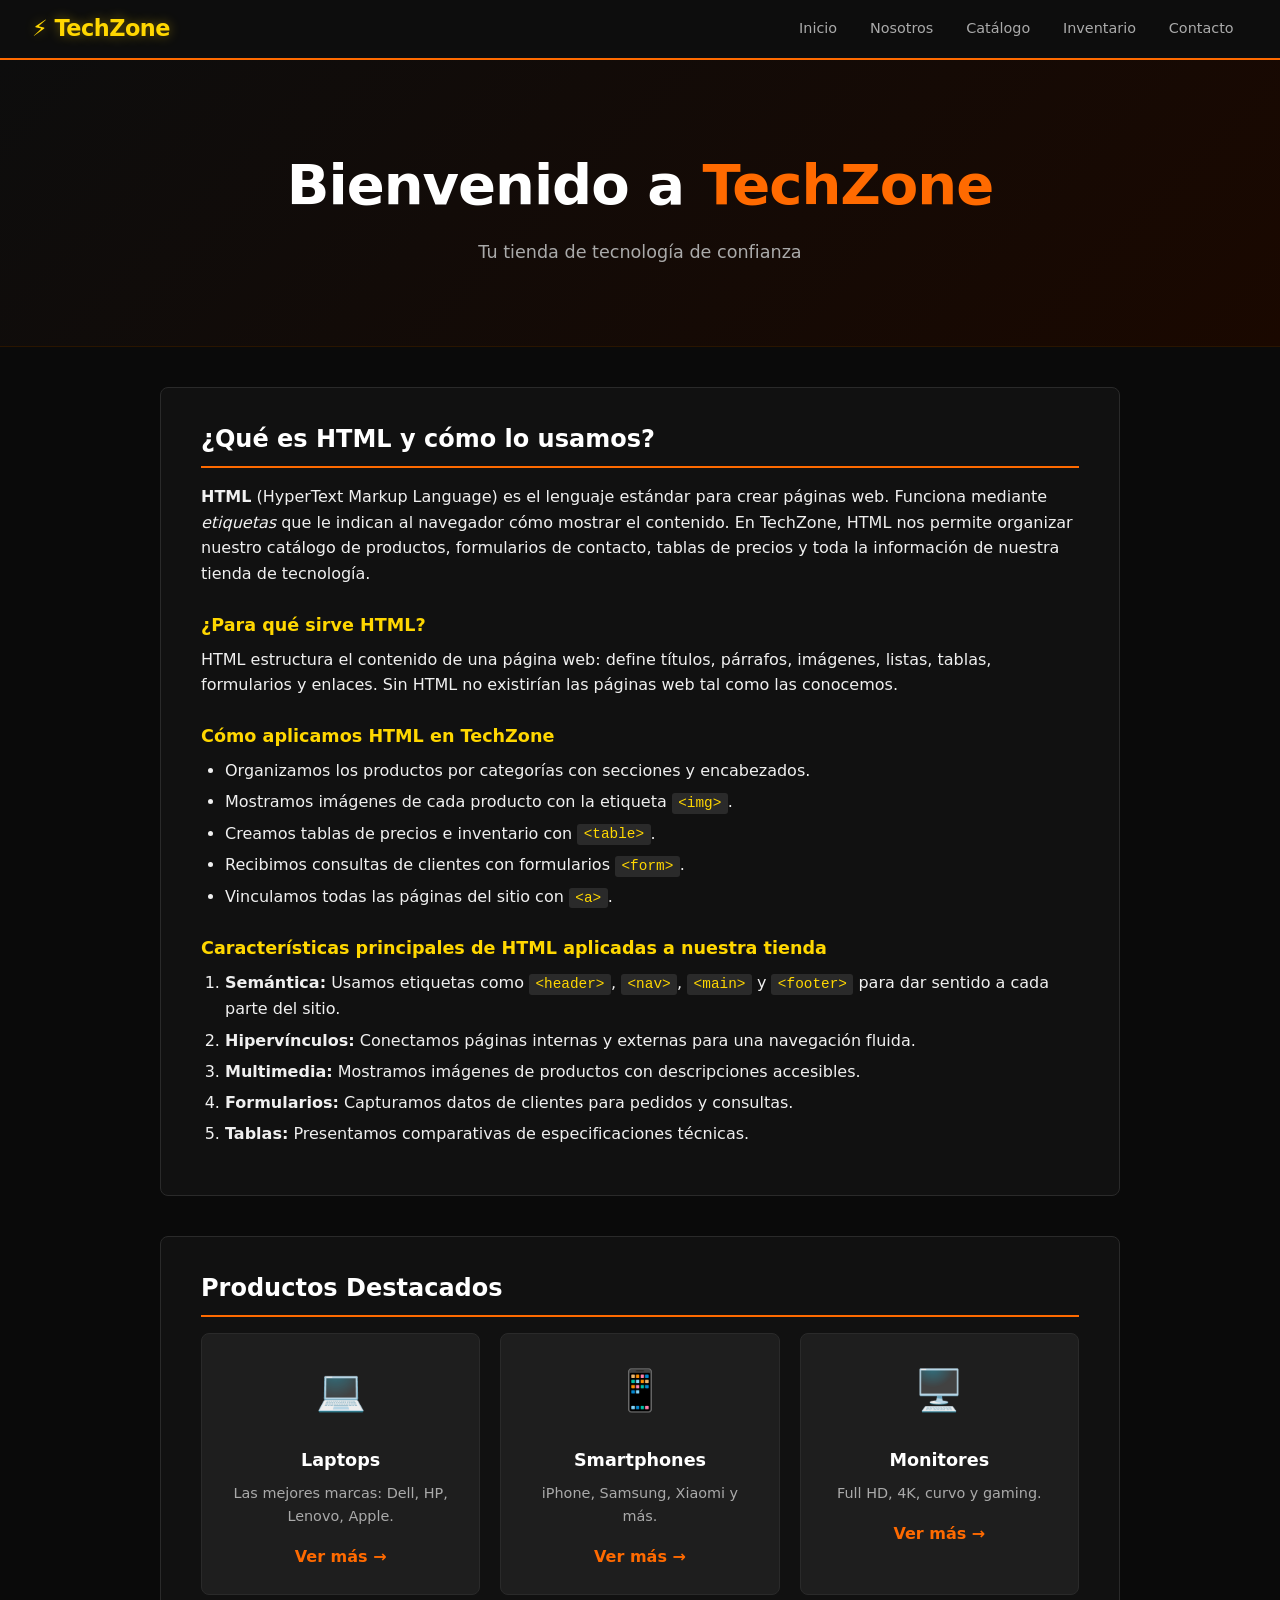
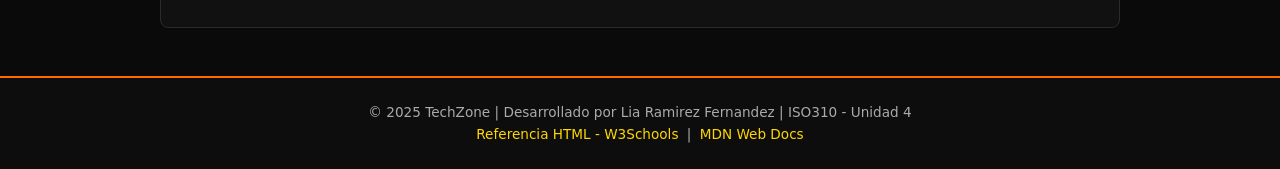
<file: index.html>
<!DOCTYPE html>
<html lang="es">
<head>
  <meta charset="UTF-8">
  <meta name="viewport" content="width=device-width, initial-scale=1.0">
  <title>TechZone - Tienda de Tecnología</title>
  <link rel="stylesheet" href="estilos.css">
</head>
<body>

  <header>
    <div class="logo">⚡ TechZone</div>
    <nav>
      <a href="index.html">Inicio</a>
      <a href="estructura.html">Nosotros</a>
      <a href="catalogo.html">Catálogo</a>
      <a href="inventario.html">Inventario</a>
      <a href="contacto.html">Contacto</a>
    </nav>
  </header>

  <main>

    <!-- TÓPICO 4.1: Conceptos HTML -->
    <section class="hero">
      <h1>Bienvenido a <span class="accent">TechZone</span></h1>
      <p class="subtitulo">Tu tienda de tecnología de confianza</p>
    </section>

    <section class="card-section">
      <h2>¿Qué es HTML y cómo lo usamos?</h2>
      <p>
        <strong>HTML</strong> (HyperText Markup Language) es el lenguaje estándar para crear páginas web.
        Funciona mediante <em>etiquetas</em> que le indican al navegador cómo mostrar el contenido.
        En TechZone, HTML nos permite organizar nuestro catálogo de productos, formularios de contacto,
        tablas de precios y toda la información de nuestra tienda de tecnología.
      </p>

      <h3>¿Para qué sirve HTML?</h3>
      <p>
        HTML estructura el contenido de una página web: define títulos, párrafos, imágenes, listas,
        tablas, formularios y enlaces. Sin HTML no existirían las páginas web tal como las conocemos.
      </p>

      <h3>Cómo aplicamos HTML en TechZone</h3>
      <ul>
        <li>Organizamos los productos por categorías con secciones y encabezados.</li>
        <li>Mostramos imágenes de cada producto con la etiqueta <code>&lt;img&gt;</code>.</li>
        <li>Creamos tablas de precios e inventario con <code>&lt;table&gt;</code>.</li>
        <li>Recibimos consultas de clientes con formularios <code>&lt;form&gt;</code>.</li>
        <li>Vinculamos todas las páginas del sitio con <code>&lt;a&gt;</code>.</li>
      </ul>

      <h3>Características principales de HTML aplicadas a nuestra tienda</h3>
      <ol>
        <li><strong>Semántica:</strong> Usamos etiquetas como <code>&lt;header&gt;</code>, <code>&lt;nav&gt;</code>, <code>&lt;main&gt;</code> y <code>&lt;footer&gt;</code> para dar sentido a cada parte del sitio.</li>
        <li><strong>Hipervínculos:</strong> Conectamos páginas internas y externas para una navegación fluida.</li>
        <li><strong>Multimedia:</strong> Mostramos imágenes de productos con descripciones accesibles.</li>
        <li><strong>Formularios:</strong> Capturamos datos de clientes para pedidos y consultas.</li>
        <li><strong>Tablas:</strong> Presentamos comparativas de especificaciones técnicas.</li>
      </ol>
    </section>

    <section class="card-section destacados">
      <h2>Productos Destacados</h2>
      <div class="productos-grid">
        <div class="producto-card">
          <div class="prod-icono">💻</div>
          <h3>Laptops</h3>
          <p>Las mejores marcas: Dell, HP, Lenovo, Apple.</p>
          <a href="catalogo.html">Ver más →</a>
        </div>
        <div class="producto-card">
          <div class="prod-icono">📱</div>
          <h3>Smartphones</h3>
          <p>iPhone, Samsung, Xiaomi y más.</p>
          <a href="catalogo.html">Ver más →</a>
        </div>
        <div class="producto-card">
          <div class="prod-icono">🖥️</div>
          <h3>Monitores</h3>
          <p>Full HD, 4K, curvo y gaming.</p>
          <a href="catalogo.html">Ver más →</a>
        </div>
      </div>
    </section>

  </main>

  <footer>
    <p>© 2025 TechZone | Desarrollado por Lia Ramirez Fernandez | ISO310 - Unidad 4</p>
    <p>
      <a href="https://www.w3schools.com/html/" target="_blank">Referencia HTML - W3Schools</a> |
      <a href="https://developer.mozilla.org/es/docs/Web/HTML" target="_blank">MDN Web Docs</a>
    </p>
  </footer>

</body>
</html>
</file>
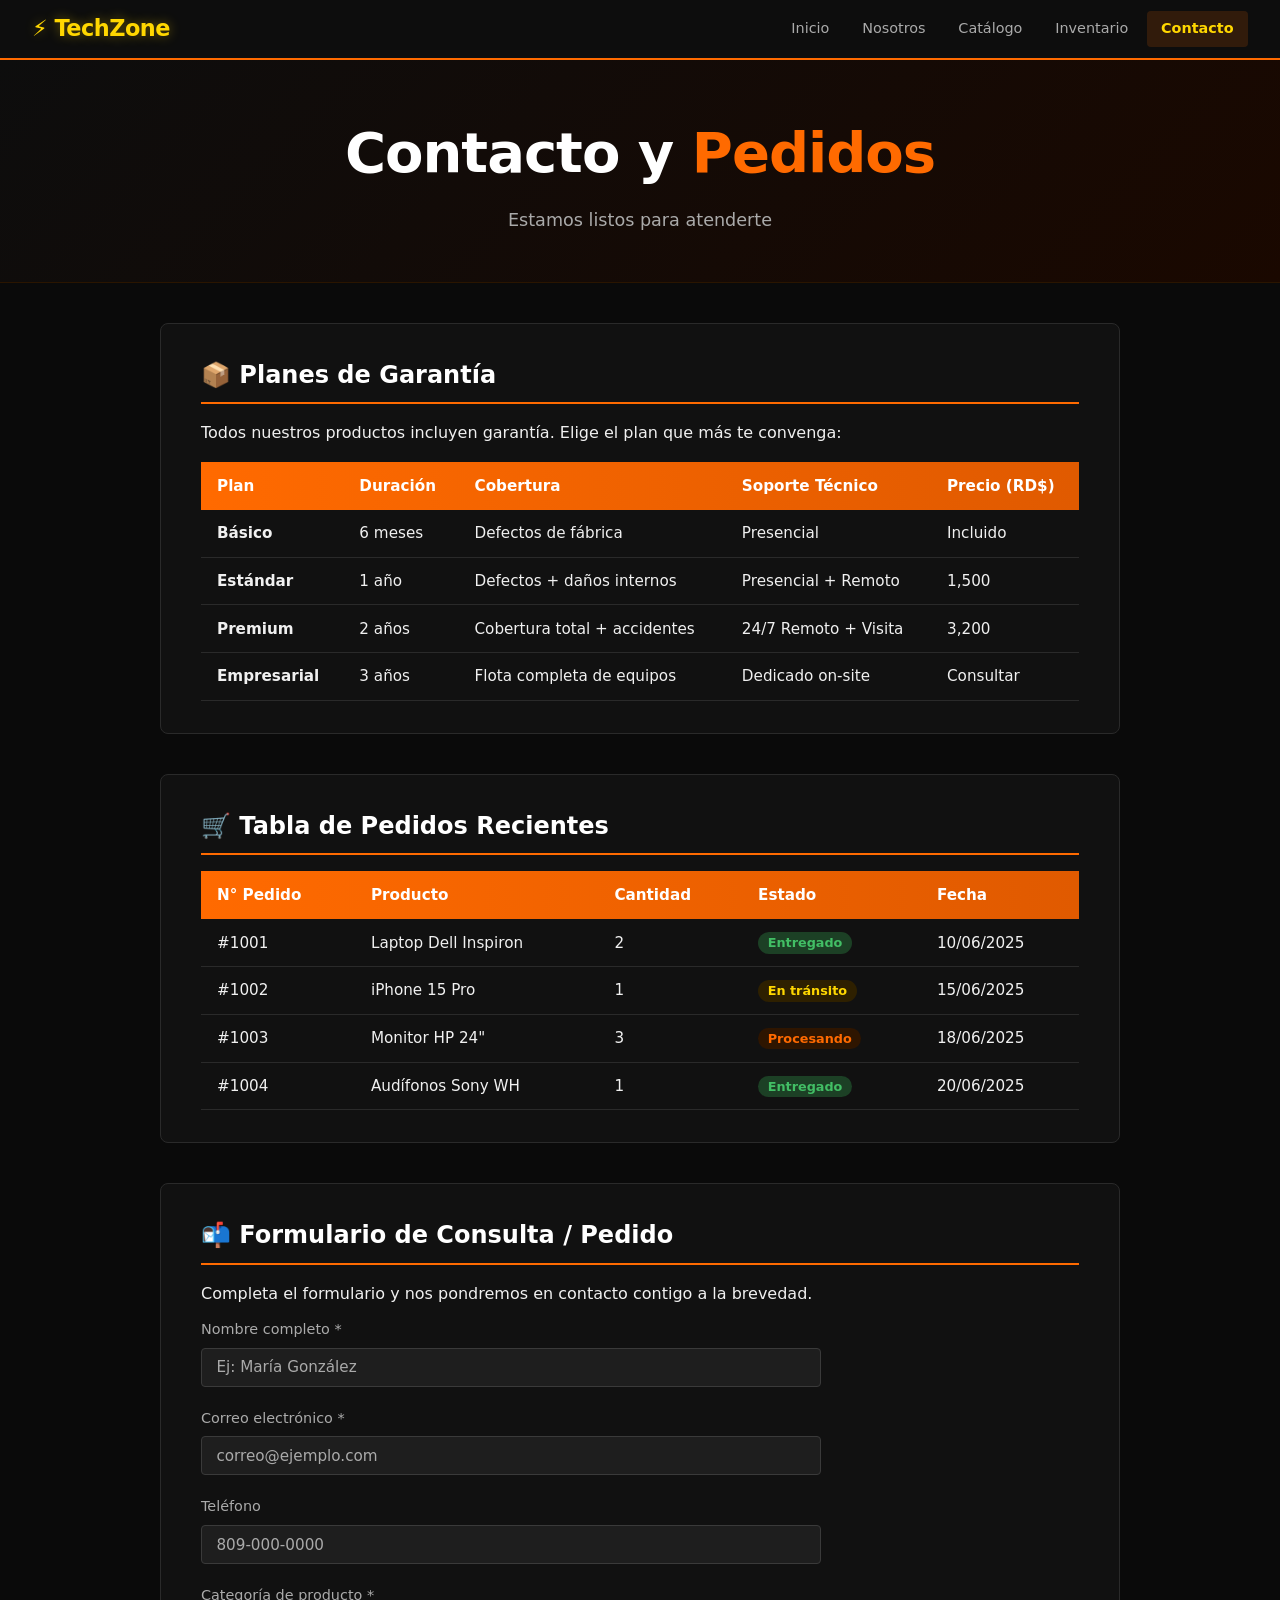
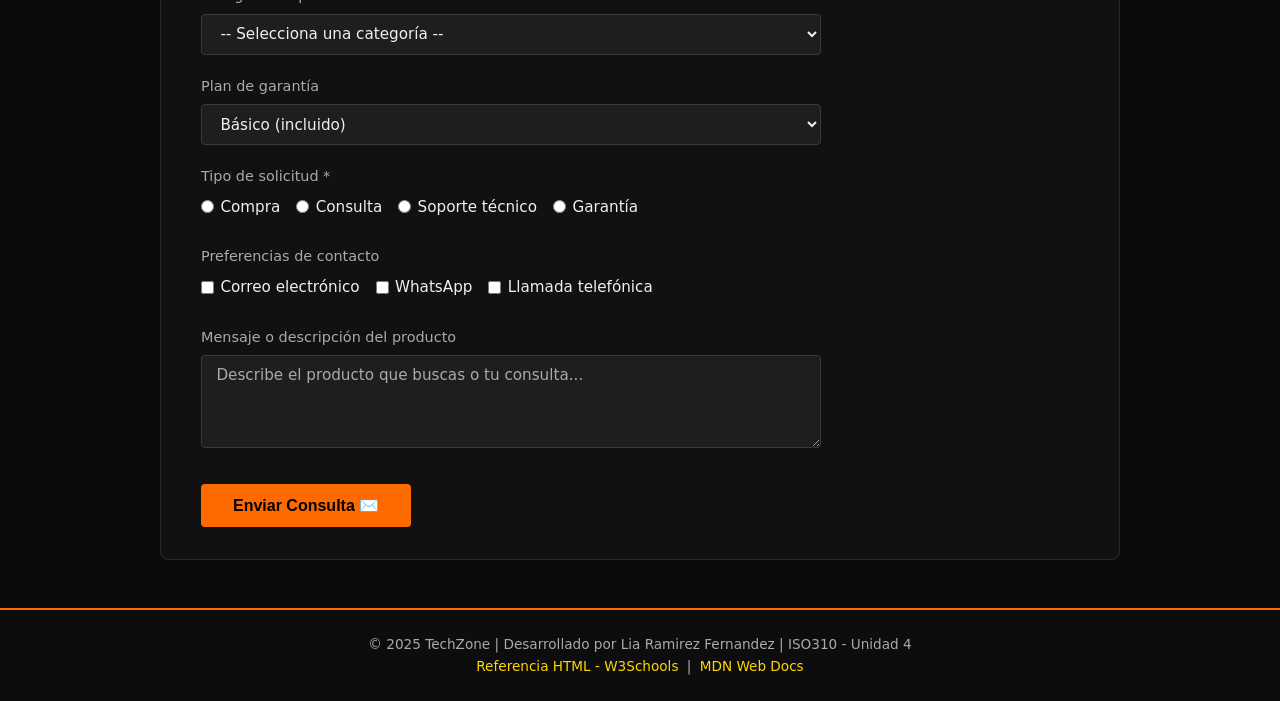
<file: contacto.html>
<!DOCTYPE html>
<html lang="es">
<head>
  <meta charset="UTF-8">
  <meta name="viewport" content="width=device-width, initial-scale=1.0">
  <title>Contacto - TechZone</title>
  <link rel="stylesheet" href="estilos.css">
</head>
<body>

  <header>
    <div class="logo">⚡ TechZone</div>
    <nav>
      <a href="index.html">Inicio</a>
      <a href="estructura.html">Nosotros</a>
      <a href="catalogo.html">Catálogo</a>
      <a href="inventario.html">Inventario</a>
      <a href="contacto.html" class="activo">Contacto</a>
    </nav>
  </header>

  <main>

    <section class="hero hero-small">
      <h1>Contacto y <span class="accent">Pedidos</span></h1>
      <p class="subtitulo">Estamos listos para atenderte</p>
    </section>

    <!-- TÓPICO 4.5: TABLA -->
    <section class="card-section">
      <h2>📦 Planes de Garantía</h2>
      <p>Todos nuestros productos incluyen garantía. Elige el plan que más te convenga:</p>

      <table>
        <thead>
          <tr>
            <th>Plan</th>
            <th>Duración</th>
            <th>Cobertura</th>
            <th>Soporte Técnico</th>
            <th>Precio (RD$)</th>
          </tr>
        </thead>
        <tbody>
          <tr>
            <td><strong>Básico</strong></td>
            <td>6 meses</td>
            <td>Defectos de fábrica</td>
            <td>Presencial</td>
            <td>Incluido</td>
          </tr>
          <tr>
            <td><strong>Estándar</strong></td>
            <td>1 año</td>
            <td>Defectos + daños internos</td>
            <td>Presencial + Remoto</td>
            <td>1,500</td>
          </tr>
          <tr>
            <td><strong>Premium</strong></td>
            <td>2 años</td>
            <td>Cobertura total + accidentes</td>
            <td>24/7 Remoto + Visita</td>
            <td>3,200</td>
          </tr>
          <tr>
            <td><strong>Empresarial</strong></td>
            <td>3 años</td>
            <td>Flota completa de equipos</td>
            <td>Dedicado on-site</td>
            <td>Consultar</td>
          </tr>
        </tbody>
      </table>
    </section>

    <section class="card-section">
      <h2>🛒 Tabla de Pedidos Recientes</h2>
      <table>
        <thead>
          <tr>
            <th>N° Pedido</th>
            <th>Producto</th>
            <th>Cantidad</th>
            <th>Estado</th>
            <th>Fecha</th>
          </tr>
        </thead>
        <tbody>
          <tr>
            <td>#1001</td>
            <td>Laptop Dell Inspiron</td>
            <td>2</td>
            <td><span class="badge badge-verde">Entregado</span></td>
            <td>10/06/2025</td>
          </tr>
          <tr>
            <td>#1002</td>
            <td>iPhone 15 Pro</td>
            <td>1</td>
            <td><span class="badge badge-amarillo">En tránsito</span></td>
            <td>15/06/2025</td>
          </tr>
          <tr>
            <td>#1003</td>
            <td>Monitor HP 24"</td>
            <td>3</td>
            <td><span class="badge badge-azul">Procesando</span></td>
            <td>18/06/2025</td>
          </tr>
          <tr>
            <td>#1004</td>
            <td>Audífonos Sony WH</td>
            <td>1</td>
            <td><span class="badge badge-verde">Entregado</span></td>
            <td>20/06/2025</td>
          </tr>
        </tbody>
      </table>
    </section>

    <!-- TÓPICO 4.5: FORMULARIO -->
    <section class="card-section">
      <h2>📬 Formulario de Consulta / Pedido</h2>
      <p>Completa el formulario y nos pondremos en contacto contigo a la brevedad.</p>

      <div class="form-wrapper">
        <div class="form-group">
          <label for="nombre">Nombre completo *</label>
          <input type="text" id="nombre" name="nombre" placeholder="Ej: María González" required>
        </div>

        <div class="form-group">
          <label for="correo">Correo electrónico *</label>
          <input type="email" id="correo" name="correo" placeholder="correo@ejemplo.com" required>
        </div>

        <div class="form-group">
          <label for="telefono">Teléfono</label>
          <input type="text" id="telefono" name="telefono" placeholder="809-000-0000">
        </div>

        <div class="form-group">
          <label for="categoria">Categoría de producto *</label>
          <select id="categoria" name="categoria" required>
            <option value="">-- Selecciona una categoría --</option>
            <option value="laptop">Laptops</option>
            <option value="smartphone">Smartphones</option>
            <option value="monitor">Monitores</option>
            <option value="accesorio">Accesorios</option>
            <option value="tablet">Tablets</option>
            <option value="otro">Otro</option>
          </select>
        </div>

        <div class="form-group">
          <label for="garantia">Plan de garantía</label>
          <select id="garantia" name="garantia">
            <option value="basico">Básico (incluido)</option>
            <option value="estandar">Estándar - RD$ 1,500</option>
            <option value="premium">Premium - RD$ 3,200</option>
            <option value="empresarial">Empresarial (consultar)</option>
          </select>
        </div>

        <div class="form-group">
          <label>Tipo de solicitud *</label>
          <div class="radio-group">
            <label><input type="radio" name="tipo" value="compra"> Compra</label>
            <label><input type="radio" name="tipo" value="consulta"> Consulta</label>
            <label><input type="radio" name="tipo" value="soporte"> Soporte técnico</label>
            <label><input type="radio" name="tipo" value="garantia"> Garantía</label>
          </div>
        </div>

        <div class="form-group">
          <label>Preferencias de contacto</label>
          <div class="check-group">
            <label><input type="checkbox" name="contacto" value="email"> Correo electrónico</label>
            <label><input type="checkbox" name="contacto" value="whatsapp"> WhatsApp</label>
            <label><input type="checkbox" name="contacto" value="llamada"> Llamada telefónica</label>
          </div>
        </div>

        <div class="form-group">
          <label for="mensaje">Mensaje o descripción del producto</label>
          <textarea id="mensaje" name="mensaje" rows="4"
            placeholder="Describe el producto que buscas o tu consulta..."></textarea>
        </div>

        <button type="button" onclick="enviarFormulario()" class="btn-enviar">
          Enviar Consulta ✉️
        </button>
      </div>

      <div id="confirmacion" class="confirmacion" style="display:none;"></div>
    </section>

  </main>

  <footer>
    <p>© 2025 TechZone | Desarrollado por Lia Ramirez Fernandez | ISO310 - Unidad 4</p>
    <p>
      <a href="https://www.w3schools.com/html/" target="_blank">Referencia HTML - W3Schools</a> |
      <a href="https://developer.mozilla.org/es/docs/Web/HTML" target="_blank">MDN Web Docs</a>
    </p>
  </footer>

  <script>
    function enviarFormulario() {
      const nombre   = document.getElementById("nombre").value.trim();
      const correo   = document.getElementById("correo").value.trim();
      const categoria = document.getElementById("categoria").value;

      if (!nombre || !correo || !categoria) {
        alert("Por favor completa los campos obligatorios (*).");
        return;
      }

      const conf = document.getElementById("confirmacion");
      conf.style.display = "block";
      conf.innerHTML = `
        <h3>✅ ¡Consulta enviada con éxito!</h3>
        <p>Gracias, <strong>${nombre}</strong>. Nos comunicaremos contigo
        al correo <strong>${correo}</strong> a la brevedad.</p>
        <p>Categoría seleccionada: <strong>${categoria}</strong></p>
      `;
      conf.scrollIntoView({ behavior: "smooth" });
    }
  </script>

</body>
</html>
</file>
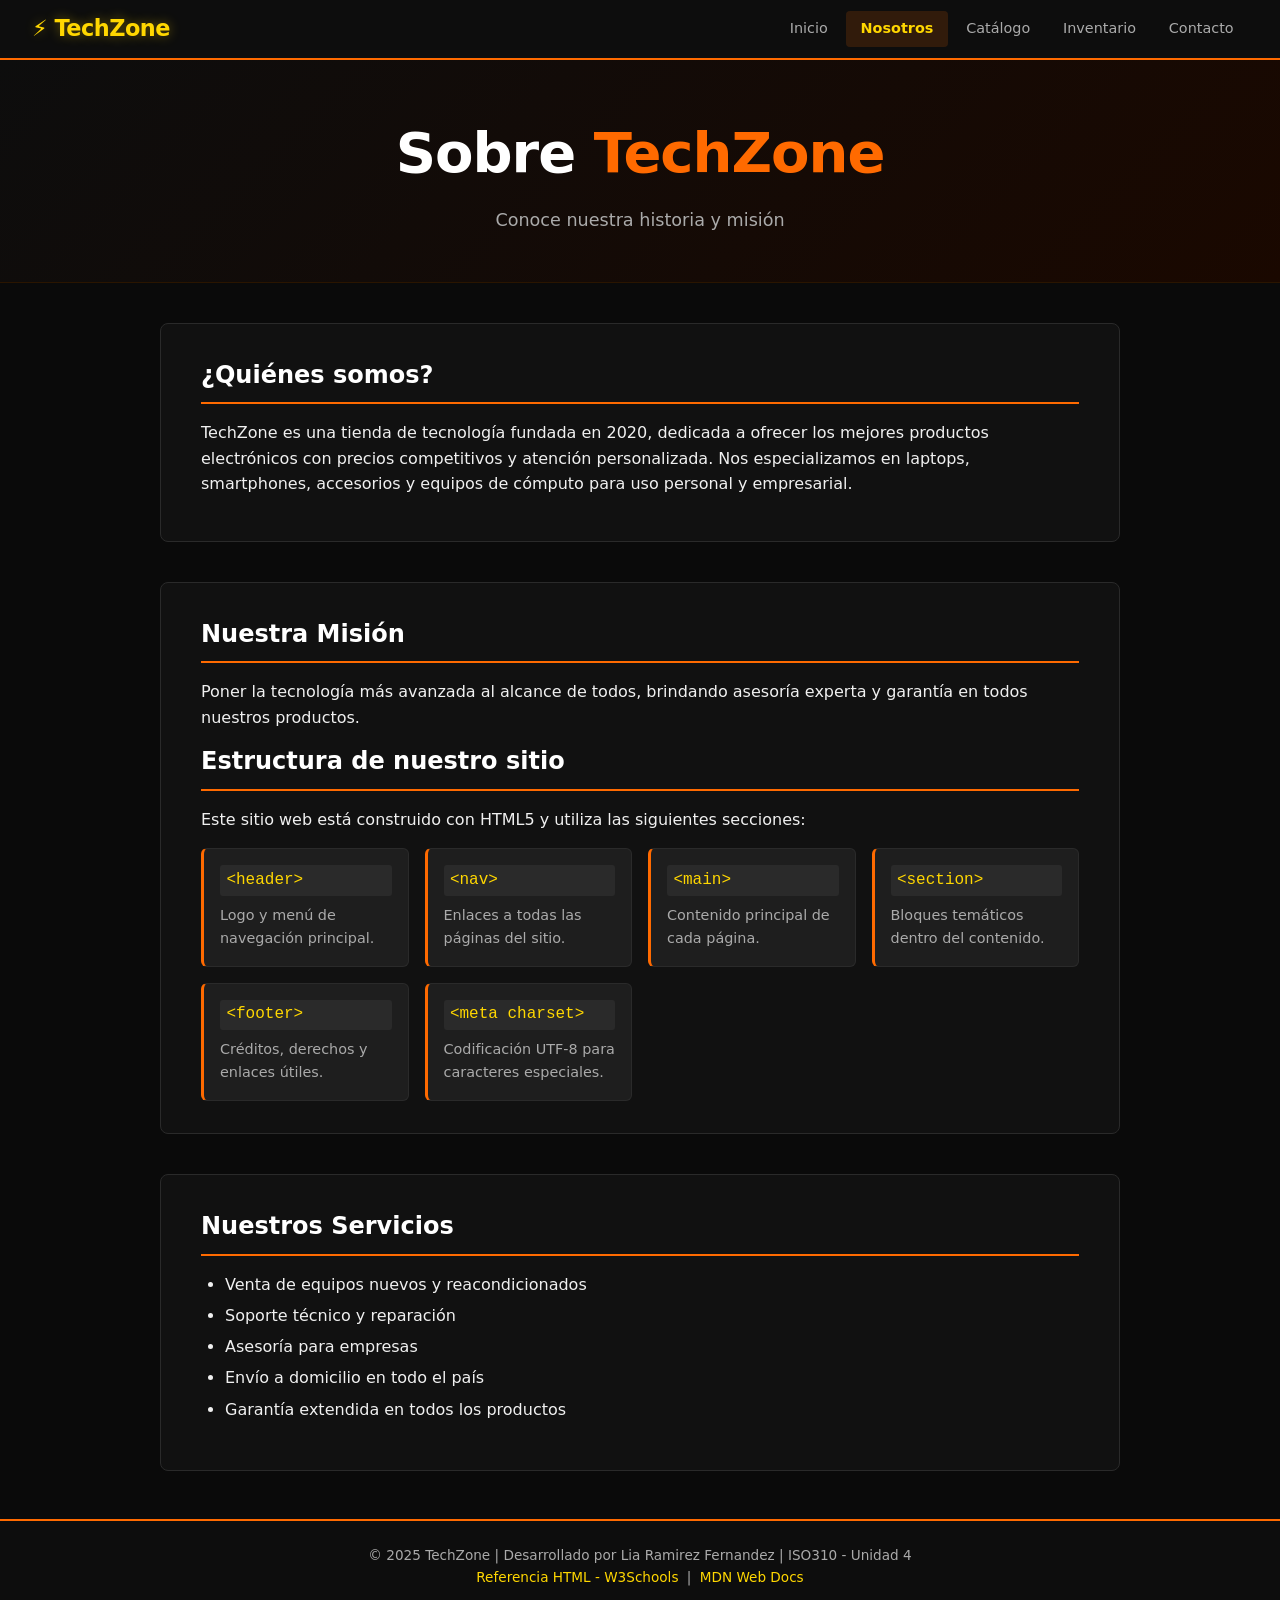
<file: estructura.html>
<!DOCTYPE html>
<html lang="es">
<head>
  <meta charset="UTF-8">
  <meta name="viewport" content="width=device-width, initial-scale=1.0">
  <title>Nosotros - TechZone</title>
  <link rel="stylesheet" href="estilos.css">
</head>
<body>

  <header>
    <div class="logo">⚡ TechZone</div>
    <nav>
      <a href="index.html">Inicio</a>
      <a href="estructura.html" class="activo">Nosotros</a>
      <a href="catalogo.html">Catálogo</a>
      <a href="inventario.html">Inventario</a>
      <a href="contacto.html">Contacto</a>
    </nav>
  </header>

  <main>

    <section class="hero hero-small">
      <h1>Sobre <span class="accent">TechZone</span></h1>
      <p class="subtitulo">Conoce nuestra historia y misión</p>
    </section>

    <!-- TÓPICO 4.2: Estructura HTML5 -->
    <section class="card-section">
      <h2>¿Quiénes somos?</h2>
      <p>
        TechZone es una tienda de tecnología fundada en 2020, dedicada a ofrecer los mejores
        productos electrónicos con precios competitivos y atención personalizada. Nos especializamos
        en laptops, smartphones, accesorios y equipos de cómputo para uso personal y empresarial.
      </p>
    </section>

    <section class="card-section">
      <h2>Nuestra Misión</h2>
      <p>
        Poner la tecnología más avanzada al alcance de todos, brindando asesoría experta
        y garantía en todos nuestros productos.
      </p>

      <h2>Estructura de nuestro sitio</h2>
      <p>Este sitio web está construido con HTML5 y utiliza las siguientes secciones:</p>

      <div class="estructura-grid">
        <div class="bloque-estructura">
          <code>&lt;header&gt;</code>
          <p>Logo y menú de navegación principal.</p>
        </div>
        <div class="bloque-estructura">
          <code>&lt;nav&gt;</code>
          <p>Enlaces a todas las páginas del sitio.</p>
        </div>
        <div class="bloque-estructura">
          <code>&lt;main&gt;</code>
          <p>Contenido principal de cada página.</p>
        </div>
        <div class="bloque-estructura">
          <code>&lt;section&gt;</code>
          <p>Bloques temáticos dentro del contenido.</p>
        </div>
        <div class="bloque-estructura">
          <code>&lt;footer&gt;</code>
          <p>Créditos, derechos y enlaces útiles.</p>
        </div>
        <div class="bloque-estructura">
          <code>&lt;meta charset&gt;</code>
          <p>Codificación UTF-8 para caracteres especiales.</p>
        </div>
      </div>
    </section>

    <section class="card-section">
      <h2>Nuestros Servicios</h2>
      <ul>
        <li>Venta de equipos nuevos y reacondicionados</li>
        <li>Soporte técnico y reparación</li>
        <li>Asesoría para empresas</li>
        <li>Envío a domicilio en todo el país</li>
        <li>Garantía extendida en todos los productos</li>
      </ul>
    </section>

  </main>

  <footer>
    <p>© 2025 TechZone | Desarrollado por Lia Ramirez Fernandez | ISO310 - Unidad 4</p>
    <p>
      <a href="https://www.w3schools.com/html/" target="_blank">Referencia HTML - W3Schools</a> |
      <a href="https://developer.mozilla.org/es/docs/Web/HTML" target="_blank">MDN Web Docs</a>
    </p>
  </footer>

</body>
</html>
</file>
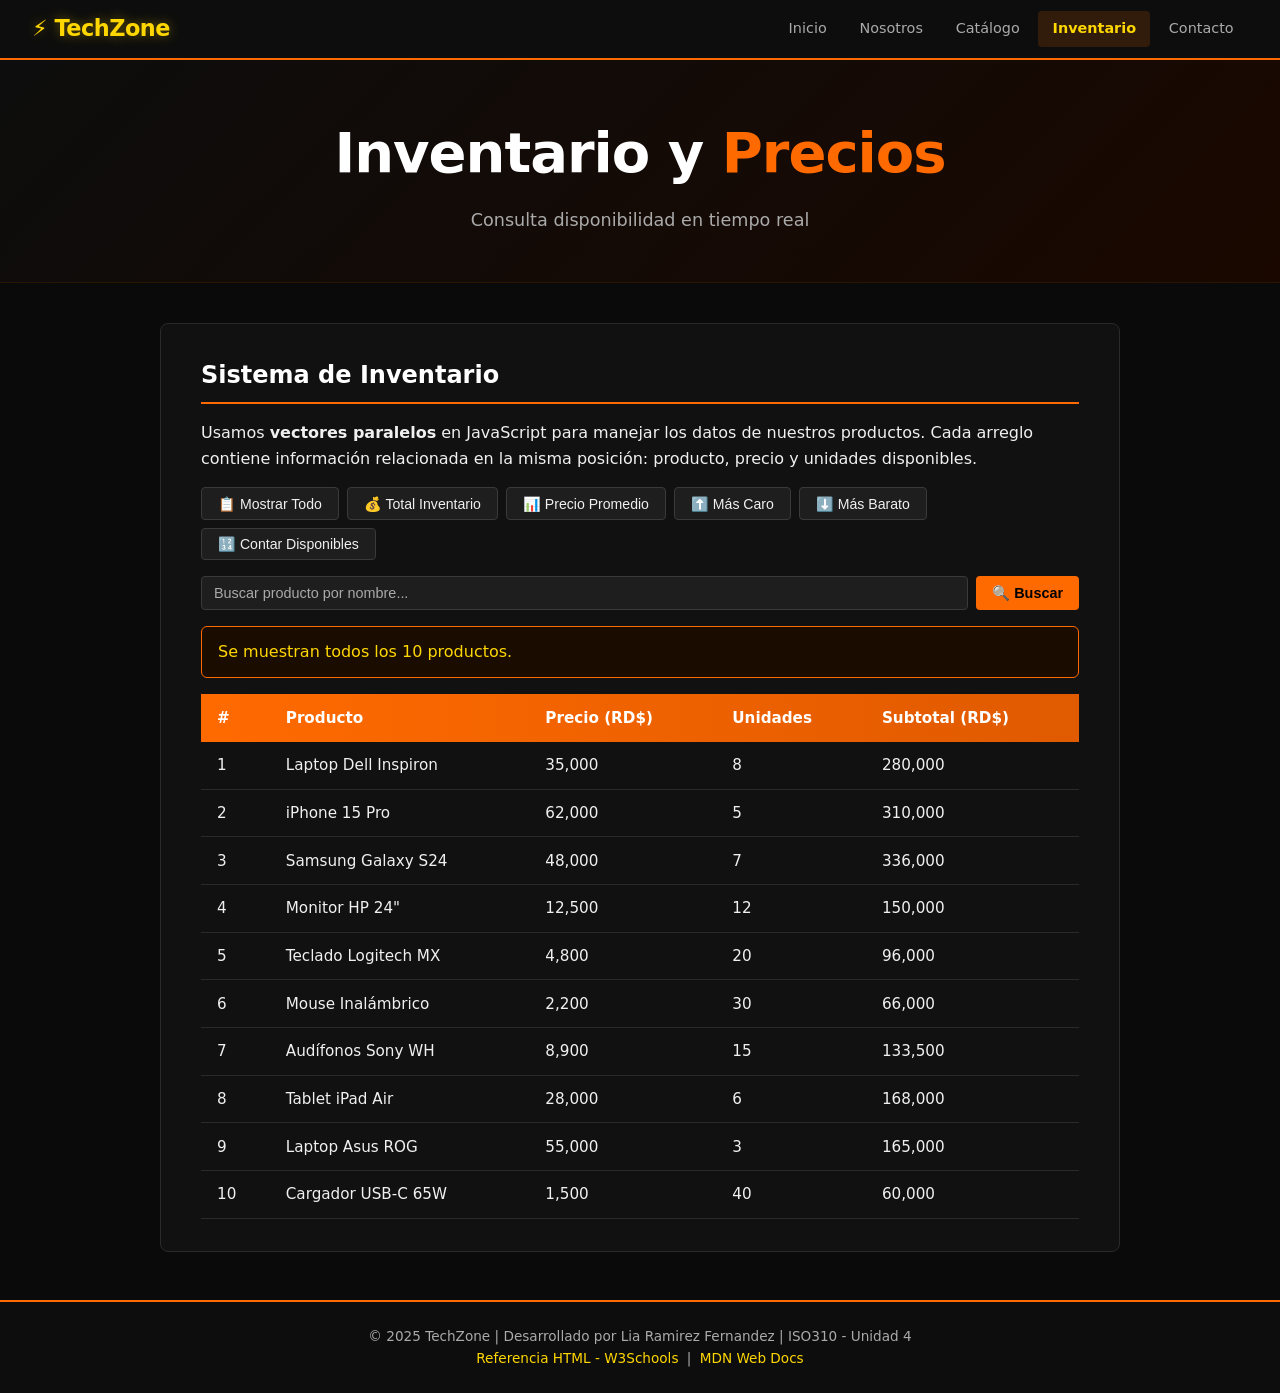
<file: inventario.html>
<!DOCTYPE html>
<html lang="es">
<head>
  <meta charset="UTF-8">
  <meta name="viewport" content="width=device-width, initial-scale=1.0">
  <title>Inventario - TechZone</title>
  <link rel="stylesheet" href="estilos.css">
</head>
<body>

  <header>
    <div class="logo">⚡ TechZone</div>
    <nav>
      <a href="index.html">Inicio</a>
      <a href="estructura.html">Nosotros</a>
      <a href="catalogo.html">Catálogo</a>
      <a href="inventario.html" class="activo">Inventario</a>
      <a href="contacto.html">Contacto</a>
    </nav>
  </header>

  <main>

    <section class="hero hero-small">
      <h1>Inventario y <span class="accent">Precios</span></h1>
      <p class="subtitulo">Consulta disponibilidad en tiempo real</p>
    </section>

    <!-- TÓPICO 4.4: Vectores paralelos con JavaScript -->
    <section class="card-section">
      <h2>Sistema de Inventario</h2>
      <p>
        Usamos <strong>vectores paralelos</strong> en JavaScript para manejar los datos de nuestros
        productos. Cada arreglo contiene información relacionada en la misma posición:
        producto, precio y unidades disponibles.
      </p>

      <div class="controles-inv">
        <button onclick="mostrarTodo()">📋 Mostrar Todo</button>
        <button onclick="calcularTotal()">💰 Total Inventario</button>
        <button onclick="calcularPromedio()">📊 Precio Promedio</button>
        <button onclick="buscarMasCaro()">⬆️ Más Caro</button>
        <button onclick="buscarMasBarato()">⬇️ Más Barato</button>
        <button onclick="contarDisponibles()">🔢 Contar Disponibles</button>
      </div>

      <div class="busqueda-inv">
        <input type="text" id="buscarProducto" placeholder="Buscar producto por nombre...">
        <button onclick="buscarProductoNombre()">🔍 Buscar</button>
      </div>

      <div id="resultado-operacion" class="resultado-op"></div>

      <div id="tabla-inventario"></div>
    </section>

  </main>

  <footer>
    <p>© 2025 TechZone | Desarrollado por Lia Ramirez Fernandez | ISO310 - Unidad 4</p>
    <p>
      <a href="https://www.w3schools.com/html/" target="_blank">Referencia HTML - W3Schools</a> |
      <a href="https://developer.mozilla.org/es/docs/Web/HTML" target="_blank">MDN Web Docs</a>
    </p>
  </footer>

  <script>
    // =====================================================
    // TÓPICO 4.4 - VECTORES PARALELOS
    // Tres vectores relacionados por índice:
    // productos[i] → precios[i] → cantidades[i]
    // =====================================================

    const productos   = ["Laptop Dell Inspiron", "iPhone 15 Pro", "Samsung Galaxy S24",
                         "Monitor HP 24\"", "Teclado Logitech MX", "Mouse Inalámbrico",
                         "Audífonos Sony WH", "Tablet iPad Air", "Laptop Asus ROG",
                         "Cargador USB-C 65W"];

    const precios     = [35000, 62000, 48000, 12500, 4800, 2200, 8900, 28000, 55000, 1500];

    const cantidades  = [8, 5, 7, 12, 20, 30, 15, 6, 3, 40];

    // Mostrar tabla completa
    function mostrarTodo() {
      let html = `
        <table>
          <thead>
            <tr>
              <th>#</th>
              <th>Producto</th>
              <th>Precio (RD$)</th>
              <th>Unidades</th>
              <th>Subtotal (RD$)</th>
            </tr>
          </thead>
          <tbody>`;

      for (let i = 0; i < productos.length; i++) {
        const subtotal = precios[i] * cantidades[i];
        html += `
            <tr>
              <td>${i + 1}</td>
              <td>${productos[i]}</td>
              <td>${precios[i].toLocaleString()}</td>
              <td>${cantidades[i]}</td>
              <td>${subtotal.toLocaleString()}</td>
            </tr>`;
      }

      html += `</tbody></table>`;
      document.getElementById("tabla-inventario").innerHTML = html;
      mostrarResultado("Se muestran todos los " + productos.length + " productos.", "info");
    }

    // Calcular total del inventario
    function calcularTotal() {
      let total = 0;
      for (let i = 0; i < productos.length; i++) {
        total += precios[i] * cantidades[i];
      }
      mostrarResultado("💰 Valor total del inventario: RD$ " + total.toLocaleString(), "exito");
      mostrarTodo();
    }

    // Calcular precio promedio
    function calcularPromedio() {
      let suma = 0;
      for (let i = 0; i < precios.length; i++) {
        suma += precios[i];
      }
      const promedio = Math.round(suma / precios.length);
      mostrarResultado("📊 Precio promedio de productos: RD$ " + promedio.toLocaleString(), "info");
      mostrarTodo();
    }

    // Buscar el producto más caro
    function buscarMasCaro() {
      let maxIdx = 0;
      for (let i = 1; i < precios.length; i++) {
        if (precios[i] > precios[maxIdx]) maxIdx = i;
      }
      mostrarResultado(
        "⬆️ Producto más caro: <strong>" + productos[maxIdx] +
        "</strong> — RD$ " + precios[maxIdx].toLocaleString(), "exito");
      mostrarTodo();
    }

    // Buscar el producto más barato
    function buscarMasBarato() {
      let minIdx = 0;
      for (let i = 1; i < precios.length; i++) {
        if (precios[i] < precios[minIdx]) minIdx = i;
      }
      mostrarResultado(
        "⬇️ Producto más barato: <strong>" + productos[minIdx] +
        "</strong> — RD$ " + precios[minIdx].toLocaleString(), "info");
      mostrarTodo();
    }

    // Contar productos disponibles (cantidad > 0)
    function contarDisponibles() {
      let count = 0;
      for (let i = 0; i < cantidades.length; i++) {
        if (cantidades[i] > 0) count++;
      }
      mostrarResultado("🔢 Productos con unidades disponibles: " + count + " de " + productos.length, "info");
      mostrarTodo();
    }

    // Buscar producto por nombre
    function buscarProductoNombre() {
      const termino = document.getElementById("buscarProducto").value.toLowerCase().trim();
      if (!termino) { mostrarResultado("Escribe un nombre para buscar.", "alerta"); return; }

      let encontrados = [];
      for (let i = 0; i < productos.length; i++) {
        if (productos[i].toLowerCase().includes(termino)) {
          encontrados.push(i);
        }
      }

      if (encontrados.length === 0) {
        mostrarResultado('No se encontró ningún producto con "' + termino + '"', "alerta");
        document.getElementById("tabla-inventario").innerHTML = "";
        return;
      }

      let html = `<table>
        <thead><tr><th>#</th><th>Producto</th><th>Precio (RD$)</th><th>Unidades</th></tr></thead>
        <tbody>`;

      encontrados.forEach(i => {
        html += `<tr>
          <td>${i + 1}</td>
          <td>${productos[i]}</td>
          <td>${precios[i].toLocaleString()}</td>
          <td>${cantidades[i]}</td>
        </tr>`;
      });

      html += "</tbody></table>";
      document.getElementById("tabla-inventario").innerHTML = html;
      mostrarResultado("🔍 Se encontraron " + encontrados.length + " resultado(s).", "exito");
    }

    // Mostrar mensaje de resultado
    function mostrarResultado(mensaje, tipo) {
      const div = document.getElementById("resultado-operacion");
      div.innerHTML = mensaje;
      div.className = "resultado-op resultado-" + tipo;
    }

    // Mostrar todo al cargar
    window.onload = mostrarTodo;
  </script>

</body>
</html>
</file>
<file: estilos.css>
/* =====================================================
   TechZone - Tienda de Tecnología
   Hoja de estilos principal
   Lia Ramirez Fernandez - ISO310 Unidad 4
   ===================================================== */

* { margin: 0; padding: 0; box-sizing: border-box; }

:root {
  --azul:      #ff6a00;
  --azul-dark: #e05a00;
  --negro:     #0a0a0a;
  --gris-os:   #111111;
  --gris-med:  #1e1e1e;
  --gris-cla:  #2a2a2a;
  --texto:     #f0f0f0;
  --texto-sub: #aaaaaa;
  --acento:    #ffd700;
  --blanco:    #ffffff;
  --verde:     #42be65;
  --amarillo:  #ffd700;
  --rojo:      #fa4d56;
}

body {
  font-family: 'Segoe UI', system-ui, -apple-system, sans-serif;
  background: var(--negro);
  color: var(--texto);
  line-height: 1.6;
  min-height: 100vh;
}

/* -------- HEADER -------- */
header {
  background: #0d0d0d;
  border-bottom: 2px solid var(--azul);
  padding: 0 2rem;
  display: flex;
  align-items: center;
  justify-content: space-between;
  height: 60px;
  position: sticky;
  top: 0;
  z-index: 100;
}

.logo {
  font-size: 1.4rem;
  font-weight: 800;
  color: var(--acento);
  letter-spacing: -0.5px;
  text-shadow: 0 0 12px rgba(255,215,0,0.4);
}

nav { display: flex; gap: 0.25rem; }

nav a {
  color: var(--texto-sub);
  text-decoration: none;
  padding: 0.4rem 0.9rem;
  border-radius: 4px;
  font-size: 0.9rem;
  transition: background 0.2s, color 0.2s;
}

nav a:hover, nav a.activo {
  background: rgba(255,106,0,0.15);
  color: var(--azul);
}

nav a.activo { color: var(--acento); font-weight: 600; }

/* -------- HERO -------- */
.hero {
  background: linear-gradient(135deg, #0d0d0d 0%, #1a0800 100%);
  border-bottom: 1px solid #2a1500;
  text-align: center;
  padding: 5rem 2rem;
}

.hero-small { padding: 3rem 2rem; }

.hero h1 {
  font-size: clamp(2rem, 5vw, 3.5rem);
  font-weight: 800;
  color: var(--blanco);
  letter-spacing: -1px;
  margin-bottom: 0.5rem;
}

.accent { color: var(--azul); }

.subtitulo {
  font-size: 1.1rem;
  color: var(--texto-sub);
  margin-top: 0.5rem;
}

/* -------- SECCIONES -------- */
.card-section {
  max-width: 960px;
  margin: 2.5rem auto;
  background: var(--gris-os);
  border: 1px solid #2a2a2a;
  border-radius: 8px;
  padding: 2rem 2.5rem;
}

.card-section h2 {
  font-size: 1.5rem;
  font-weight: 700;
  color: var(--blanco);
  margin-bottom: 1rem;
  padding-bottom: 0.5rem;
  border-bottom: 2px solid var(--azul);
}

.card-section h3 {
  font-size: 1.1rem;
  color: var(--acento);
  margin: 1.5rem 0 0.5rem;
}

.card-section p { color: var(--texto); margin-bottom: 0.75rem; }

.card-section ul, .card-section ol {
  margin-left: 1.5rem;
  margin-bottom: 1rem;
  color: var(--texto);
}

.card-section li { margin-bottom: 0.35rem; }

code {
  background: var(--gris-cla);
  color: var(--acento);
  padding: 0.15rem 0.4rem;
  border-radius: 3px;
  font-family: 'Courier New', monospace;
  font-size: 0.9em;
}

/* -------- GRID PRODUCTOS -------- */
.productos-grid {
  display: grid;
  grid-template-columns: repeat(auto-fit, minmax(200px, 1fr));
  gap: 1.25rem;
  margin-top: 1rem;
}

.producto-card {
  background: var(--gris-med);
  border: 1px solid #2a2a2a;
  border-radius: 8px;
  padding: 1.5rem;
  text-align: center;
  transition: border-color 0.2s, transform 0.2s;
}

.producto-card:hover {
  border-color: var(--azul);
  transform: translateY(-3px);
}

.prod-icono { font-size: 2.5rem; margin-bottom: 0.75rem; }
.producto-card h3 { color: var(--blanco); margin-bottom: 0.5rem; }
.producto-card p { color: var(--texto-sub); font-size: 0.9rem; margin-bottom: 1rem; }
.producto-card a { color: var(--azul); text-decoration: none; font-weight: 600; }

/* -------- ESTRUCTURA GRID -------- */
.estructura-grid {
  display: grid;
  grid-template-columns: repeat(auto-fit, minmax(200px, 1fr));
  gap: 1rem;
  margin-top: 1rem;
}

.bloque-estructura {
  background: var(--gris-med);
  border: 1px solid #2a2a2a;
  border-left: 3px solid var(--azul);
  border-radius: 6px;
  padding: 1rem;
}

.bloque-estructura code {
  display: block;
  font-size: 1rem;
  margin-bottom: 0.5rem;
  color: var(--acento);
}

.bloque-estructura p { color: var(--texto-sub); font-size: 0.9rem; margin: 0; }

/* -------- IMAGENES -------- */
.img-container {
  margin: 1.5rem 0;
  text-align: center;
}

.img-container img {
  max-width: 100%;
  border-radius: 8px;
  border: 1px solid #2a2a2a;
}

.pie-foto {
  color: var(--texto-sub);
  font-size: 0.85rem;
  margin-top: 0.5rem;
  text-align: center;
}

/* -------- TABLAS -------- */
table {
  width: 100%;
  border-collapse: collapse;
  margin-top: 1rem;
  font-size: 0.95rem;
}

thead tr { background: linear-gradient(90deg, #ff6a00, #e05a00); }
thead th {
  padding: 0.75rem 1rem;
  color: var(--blanco);
  text-align: left;
  font-weight: 600;
}

tbody tr { border-bottom: 1px solid #2a2a2a; transition: background 0.15s; }
tbody tr:hover { background: var(--gris-med); }

tbody td {
  padding: 0.7rem 1rem;
  color: var(--texto);
}

/* -------- BADGES -------- */
.badge {
  padding: 0.2rem 0.6rem;
  border-radius: 20px;
  font-size: 0.8rem;
  font-weight: 600;
}
.badge-verde    { background: #1c4025; color: var(--verde); }
.badge-amarillo { background: #2e2000; color: var(--amarillo); }
.badge-azul     { background: #2e1500; color: var(--azul); }

/* -------- INVENTARIO JS -------- */
.controles-inv {
  display: flex;
  flex-wrap: wrap;
  gap: 0.5rem;
  margin: 1rem 0;
}

.controles-inv button {
  background: var(--gris-med);
  color: var(--texto);
  border: 1px solid #3a3a3a;
  padding: 0.45rem 1rem;
  border-radius: 4px;
  cursor: pointer;
  font-size: 0.88rem;
  transition: background 0.2s, border-color 0.2s, color 0.2s;
}

.controles-inv button:hover {
  background: var(--azul);
  border-color: var(--azul);
  color: #000;
  font-weight: 700;
}

.busqueda-inv {
  display: flex;
  gap: 0.5rem;
  margin-bottom: 1rem;
}

.busqueda-inv input {
  flex: 1;
  padding: 0.5rem 0.75rem;
  background: var(--gris-med);
  border: 1px solid #3a3a3a;
  border-radius: 4px;
  color: var(--texto);
  font-size: 0.9rem;
}

.busqueda-inv input::placeholder { color: var(--texto-sub); }
.busqueda-inv input:focus { outline: none; border-color: var(--azul); }

.busqueda-inv button {
  padding: 0.5rem 1rem;
  background: var(--azul);
  color: #000;
  font-weight: 700;
  border: none;
  border-radius: 4px;
  cursor: pointer;
  font-size: 0.9rem;
}

.resultado-op {
  padding: 0.75rem 1rem;
  border-radius: 6px;
  margin-bottom: 1rem;
  font-weight: 500;
  display: none;
}

.resultado-info   { background: #1a0d00; color: var(--acento);  border: 1px solid #ff6a00; display: block; }
.resultado-exito  { background: #1c4025; color: var(--verde);   border: 1px solid #2d6a4f; display: block; }
.resultado-alerta { background: #2e1500; color: var(--amarillo); border: 1px solid #7a3a00; display: block; }

/* -------- FORMULARIO -------- */
.form-wrapper { max-width: 620px; }

.form-group { margin-bottom: 1.25rem; }

.form-group label {
  display: block;
  color: var(--texto-sub);
  font-size: 0.9rem;
  margin-bottom: 0.4rem;
  font-weight: 500;
}

.form-group input[type="text"],
.form-group input[type="email"],
.form-group select,
.form-group textarea {
  width: 100%;
  padding: 0.6rem 0.9rem;
  background: var(--gris-med);
  border: 1px solid #3a3a3a;
  border-radius: 4px;
  color: var(--texto);
  font-size: 0.95rem;
  font-family: inherit;
  transition: border-color 0.2s;
}

.form-group input:focus,
.form-group select:focus,
.form-group textarea:focus {
  outline: none;
  border-color: var(--azul);
}

.form-group input::placeholder,
.form-group textarea::placeholder { color: var(--texto-sub); }

.radio-group, .check-group {
  display: flex;
  flex-wrap: wrap;
  gap: 1rem;
  margin-top: 0.4rem;
}

.radio-group label, .check-group label {
  display: flex;
  align-items: center;
  gap: 0.4rem;
  color: var(--texto);
  cursor: pointer;
  font-size: 0.95rem;
}

.btn-enviar {
  background: var(--azul);
  color: #000;
  border: none;
  padding: 0.75rem 2rem;
  border-radius: 4px;
  font-size: 1rem;
  font-weight: 700;
  cursor: pointer;
  transition: background 0.2s;
  margin-top: 0.5rem;
}

.btn-enviar:hover { background: var(--azul-dark); }

.confirmacion {
  margin-top: 1.5rem;
  padding: 1.25rem;
  background: #1c1000;
  border: 1px solid var(--azul);
  border-radius: 6px;
  color: var(--acento);
}

.confirmacion h3 { margin-bottom: 0.5rem; }
.confirmacion p { color: #ffcc80; margin-bottom: 0.25rem; }

/* -------- FOOTER -------- */
footer {
  background: #0d0d0d;
  border-top: 2px solid var(--azul);
  text-align: center;
  padding: 1.5rem;
  margin-top: 3rem;
  color: var(--texto-sub);
  font-size: 0.85rem;
}

footer a {
  color: var(--acento);
  text-decoration: none;
  margin: 0 0.25rem;
}

footer a:hover { text-decoration: underline; }

/* -------- RESPONSIVE -------- */
@media (max-width: 640px) {
  header { flex-direction: column; height: auto; padding: 1rem; gap: 0.75rem; }
  nav { flex-wrap: wrap; justify-content: center; }
  .card-section { margin: 1rem; padding: 1.25rem; }
  .controles-inv button { font-size: 0.8rem; padding: 0.4rem 0.7rem; }
}
</file>
